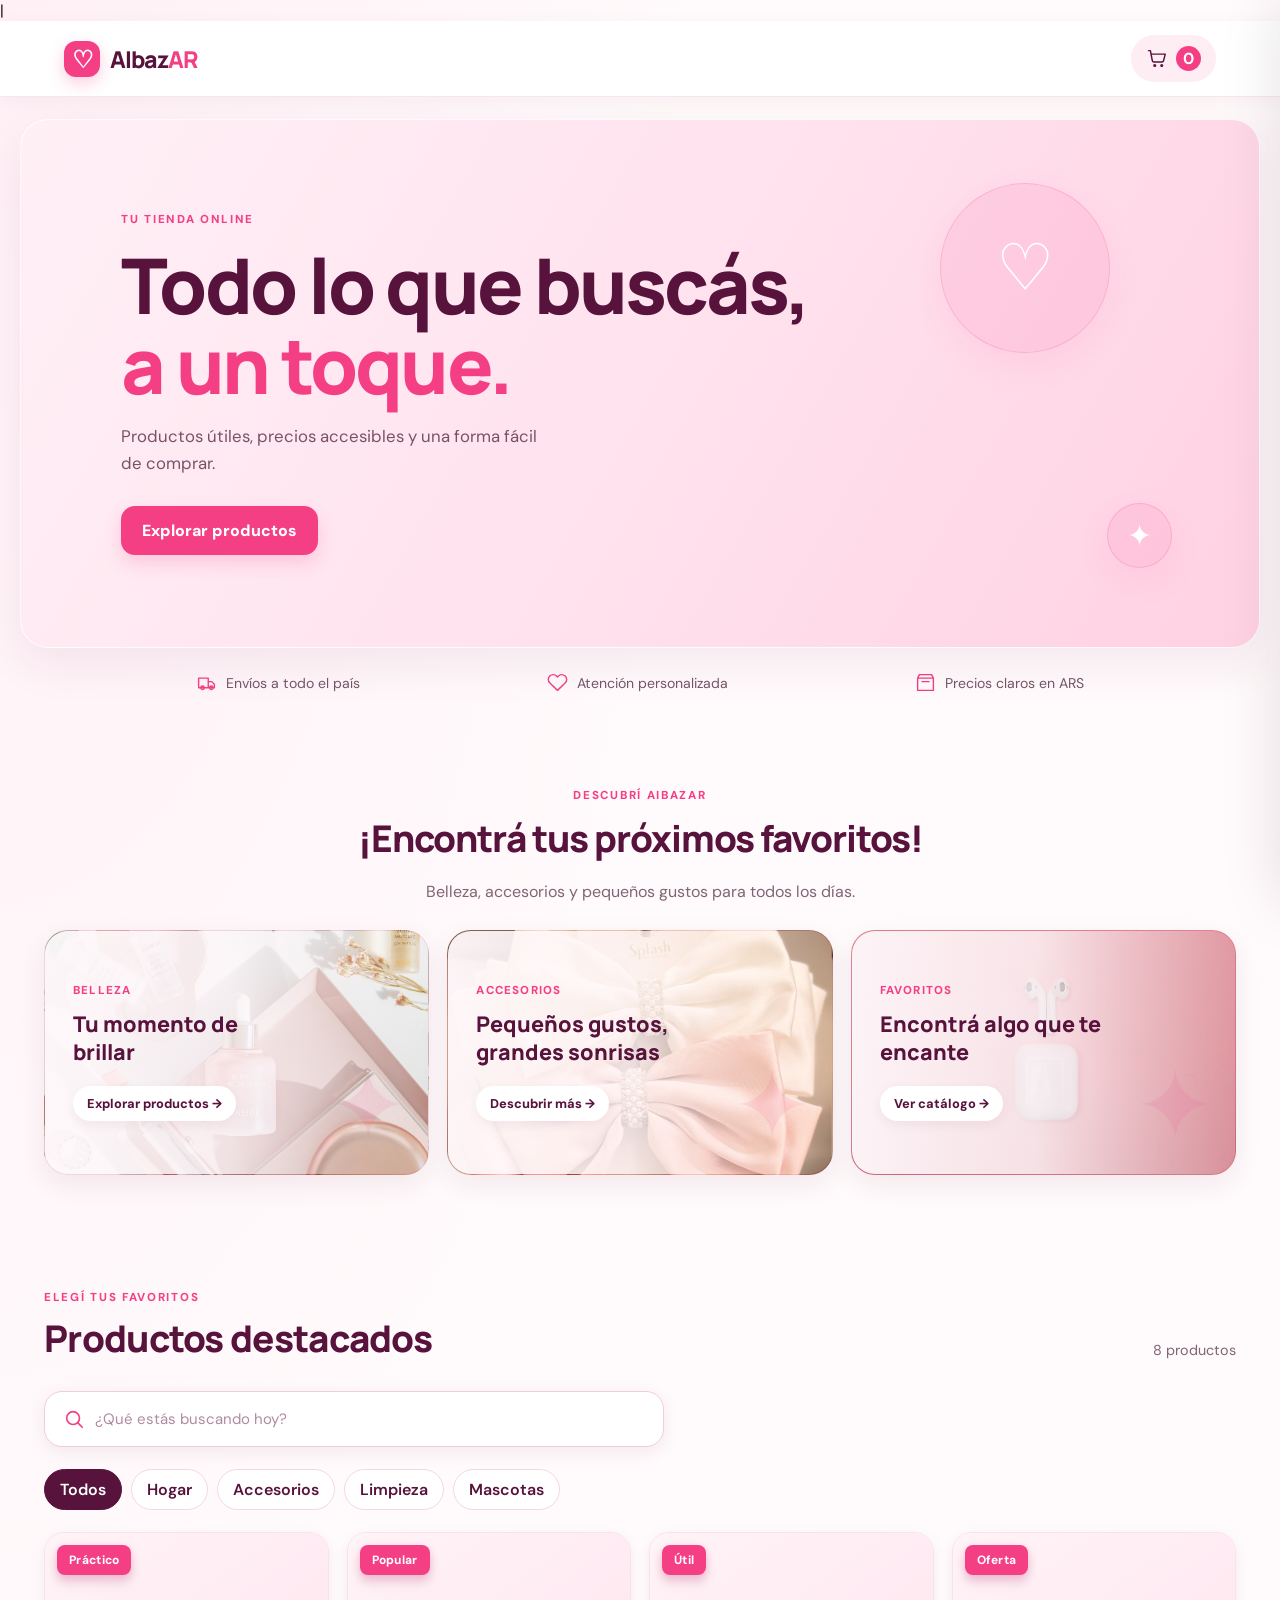
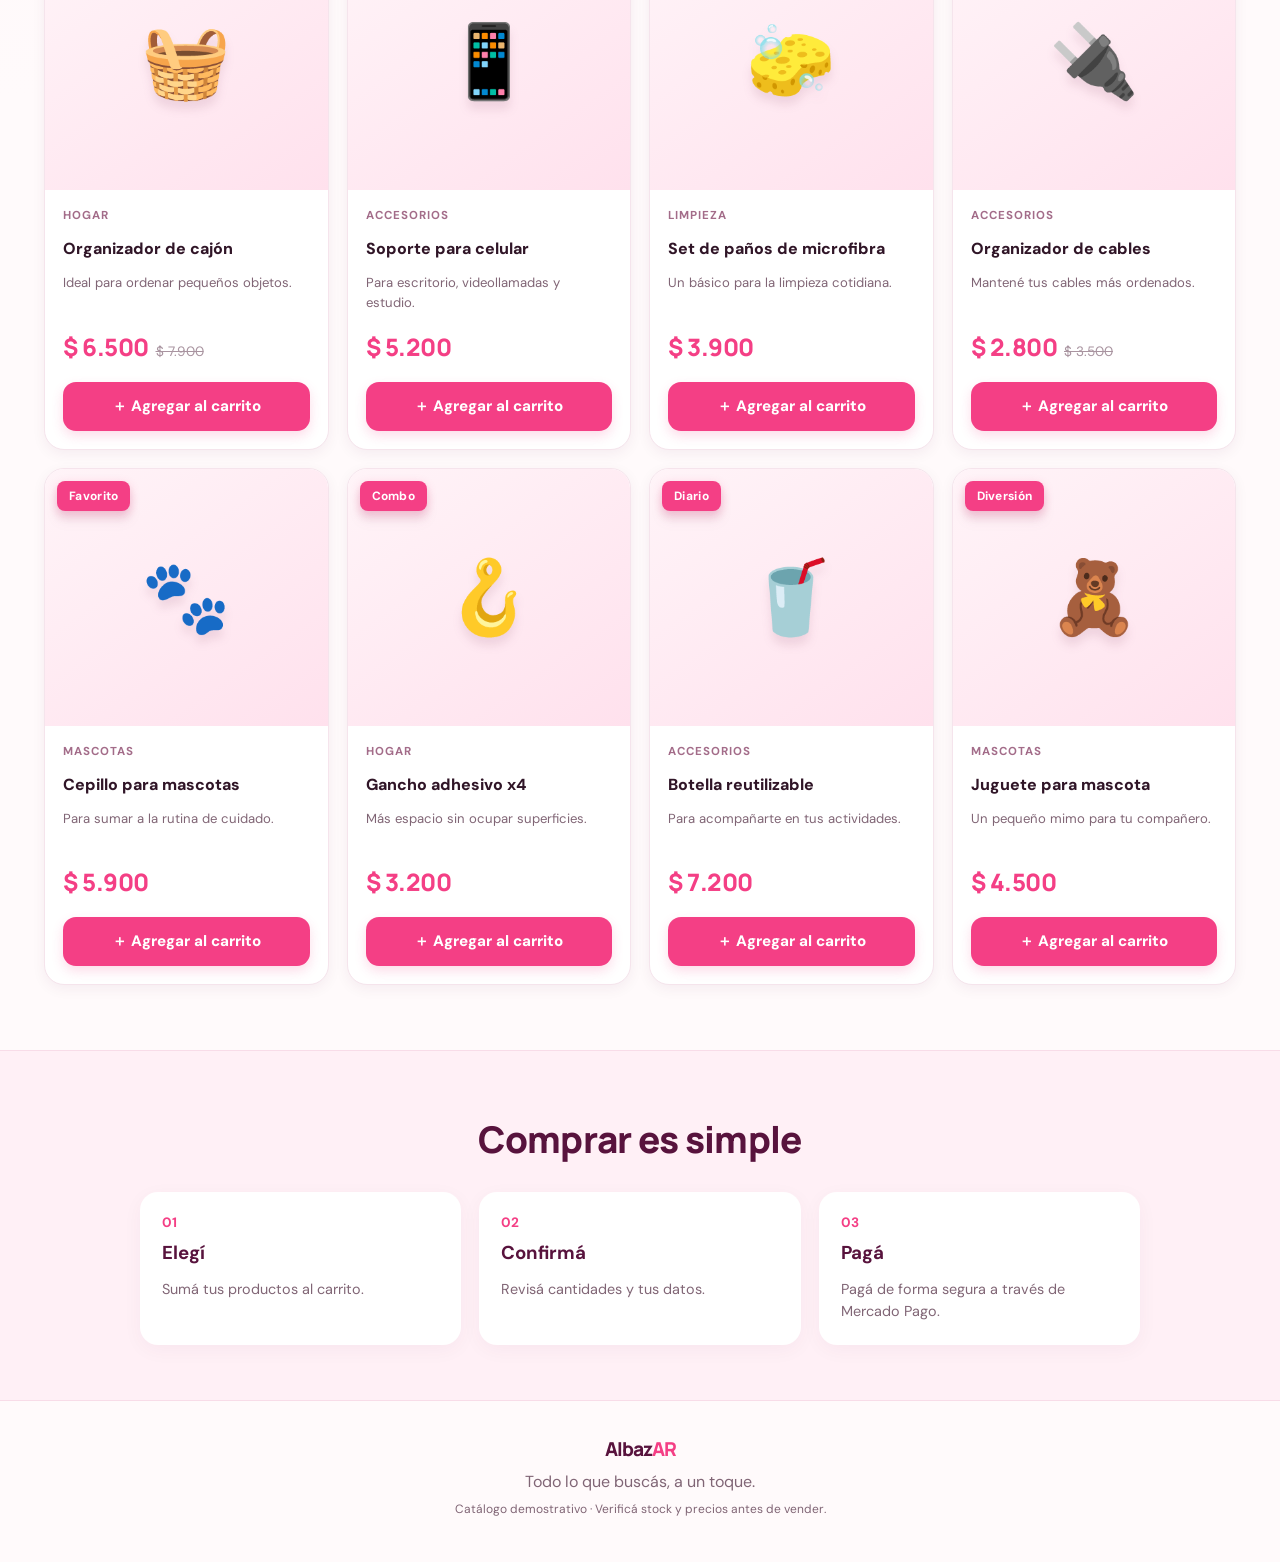
<file: index.html>
|<!doctype html>
<html lang="es">
<head>
  <meta charset="utf-8">
  <meta name="viewport" content="width=device-width,initial-scale=1">
  <meta name="theme-color" content="#f43f85">
  <meta name="description" content="AIbazAR: productos útiles, buenos precios y compras fáciles.">
  <link rel="manifest" href="manifest.json">
  <link rel="icon" href="icons/icon-192.png">
  <link rel="apple-touch-icon" href="icons/icon-192.png">
  <link rel="stylesheet" href="styles.css">
  <title>AIbazAR — Todo lo que buscás, a un toque</title>
  <script type="application/ld+json">
{
  "@context": "https://schema.org",
  "@type": "WebSite",
  "name": "AIbazAR",
  "alternateName": "AIbazAR - Todo lo que buscás, a un toque",
  "url": "https://almironserena403-tech.github.io/AIbazAR/"
}
</script>
</head>
<body>
<header class="topbar">
  <a class="brand" href="#" aria-label="AIbazAR inicio"><span class="bag">♡</span><span>AIbaz<span class="pink">AR</span></span></a>
  <button id="installBtn" class="install hidden">Instalar app</button>
  <button id="cartToggle" class="cart-button" aria-label="Abrir carrito">
  <svg viewBox="0 0 24 24" aria-hidden="true">
    <path d="M3 3h2l2.2 11.5a2 2 0 0 0 2 1.6h8.9a2 2 0 0 0 2-1.6L22 7H6"/>
    <circle cx="10" cy="20" r="1"/>
    <circle cx="18" cy="20" r="1"/>
  </svg>
  <span id="cartCount">0</span>
</button>
</header>
<main>
  <section class="hero">
    <span class="eyebrow">TU TIENDA ONLINE</span>
    <h1>Todo lo que buscás,<br><em>a un toque.</em></h1>
    <p>Productos útiles, precios accesibles y una forma fácil de comprar.</p>
    <a class="primary" href="#catalogo">Explorar productos</a>
    <div class="hero-bubble bubble-one">♡</div><div class="hero-bubble bubble-two">✦</div>
  </section>
  <section class="trust-row">
   <div class="trust-item">
  <svg viewBox="0 0 24 24" aria-hidden="true"><path d="M3 7h11v11H3zM14 11h4l3 3v4h-7z"/><circle cx="7.5" cy="18" r="2"/><circle cx="17.5" cy="18" r="2"/></svg>
 <span>Envíos a todo el país</span>
</div>
<div class="trust-item">
  <svg viewBox="0 0 24 24" aria-hidden="true"><path d="M20.8 4.6a5.5 5.5 0 0 0-7.8 0L12 5.7l-1.1-1.1a5.5 5.5 0 0 0-7.8 7.8l1.1 1.1L12 21l7.8-7.5 1.1-1.1a5.5 5.5 0 0 0-.1-7.8z"/></svg>
  <span>Atención personalizada</span>
</div>
<div class="trust-item">
  <svg viewBox="0 0 24 24" aria-hidden="true"><path d="M3 7h18v14H3zM3 7l2-4h14l2 4M8 11h8"/></svg>
  <span>Precios claros en ARS</span>
</div>  
  </section>
<section class="promo-section">
  <div class="promo-heading">
    <span class="eyebrow">DESCUBRÍ AIBAZAR</span>
    <h2>¡Encontrá tus próximos favoritos!</h2>
    <p>Belleza, accesorios y pequeños gustos para todos los días.</p>
  </div>

  <div class="promo-grid">
    <a href="#catalogo" class="promo-card promo-beauty">
     <span class="promo-icon">
  <svg viewBox="0 0 24 24" aria-hidden="true">
    <path d="M7 7h10l1 14H6L7 7Z"/>
    <path d="M9 7V5a3 3 0 0 1 6 0v2M9 11h6"/>
  </svg>
</span>
      <span class="promo-label">BELLEZA</span>
      <strong>Tu momento de brillar</strong>
      <span class="promo-link">Explorar productos →</span>
    </a>

    <a href="#catalogo" class="promo-card promo-accessories">
     <span class="promo-icon">
  <svg viewBox="0 0 24 24" aria-hidden="true">
    <path d="M12 12C8 5 3 5 3 9c0 3 4 4 9 3Z"/>
    <path d="M12 12c4-7 9-7 9-3 0 3-4 4-9 3Z"/>
    <path d="M12 12v8m-3 0h6"/>
  </svg>
</span>
      <span class="promo-label">ACCESORIOS</span>
      <strong>Pequeños gustos, grandes sonrisas</strong>
      <span class="promo-link">Descubrir más →</span>
    </a>

    <a href="#catalogo" class="promo-card promo-favorites">
     <span class="promo-icon">
  <svg viewBox="0 0 24 24" aria-hidden="true">
    <path d="m12 2 2.5 7.5L22 12l-7.5 2.5L12 22l-2.5-7.5L2 12l7.5-2.5L12 2Z"/>
    <path d="m19 2 .8 2.2L22 5l-2.2.8L19 8l-.8-2.2L16 5l2.2-.8L19 2Z"/>
  </svg>
</span>
      <span class="promo-label">FAVORITOS</span>
      <strong>Encontrá algo que te encante</strong>
      <span class="promo-link">Ver catálogo →</span>
    </a>
  </div>
</section>
  <section id="catalogo" class="catalog-section">
    <div class="section-head"><div><span class="eyebrow">ELEGÍ TUS FAVORITOS</span><h2>Productos destacados</h2></div><span class="count-label" id="productCount"></span></div>
<div class="search-box">
  <span class="search-icon">
    <svg viewBox="0 0 24 24" aria-hidden="true">
      <circle cx="11" cy="11" r="7"/>
      <path d="m16 16 5 5"/>
    </svg>
  </span>
  <input
    type="search"
    id="productSearch"
    placeholder="¿Qué estás buscando hoy?"
    aria-label="Buscar productos"
  >
</div>
    <div class="filters" id="filters"></div>
    <div class="product-grid" id="products"></div>
  </section>
  <section class="how">
    <h2>Comprar es simple</h2>
    <div class="how-grid"><div><b>01</b><h3>Elegí</h3><p>Sumá tus productos al carrito.</p></div><div><b>02</b><h3>Confirmá</h3><p>Revisá cantidades y tus datos.</p></div><div><b>03</b><h3>Pagá</h3><p>Pagá de forma segura a través de Mercado Pago.</p></div></div>
  </section>
</main>
<footer><a class="brand small" href="#"><span>AIbaz<span class="pink">AR</span></span></a><p>Todo lo que buscás, a un toque.</p><small>Catálogo demostrativo · Verificá stock y precios antes de vender.</small></footer>
<div id="drawerBackdrop" class="backdrop hidden"></div>
<aside id="cartDrawer" class="drawer" aria-label="Carrito de compras" aria-hidden="true">
  <div class="drawer-head"><div><span class="eyebrow">TU PEDIDO</span><h2>Mi carrito</h2></div><button id="closeCart" class="close" aria-label="Cerrar carrito">×</button></div>
  <div id="cartItems" class="cart-items"></div>
  <div class="cart-total"><span>Subtotal de productos</span><strong id="cartTotal">$ 0</strong></div>
 <p class="tiny">Envío a domicilio: $3.550 · Compra mínima en productos: $30.000. Los productos y precios de muestra no representan stock real.</p>
  <form id="checkoutForm" class="checkout">
    <label>Tu nombre<input name="name" required placeholder="Nombre y apellido"></label>
    <label>Localidad / barrio<input name="area" required placeholder="Ej. localidad, provincia"></label>
    <label>Dirección de entrega<input name="address" required placeholder="Calle, número, piso y departamento"></label>
    <label>WhatsApp de contacto<input name="phone" required type="tel" placeholder="Código de área + número"></label>
    <button class="primary full" type="submit">Preparar pedido por WhatsApp</button>
    <p class="tiny">Este prototipo no cobra online ni guarda datos. El pedido se abre en WhatsApp para que lo revises antes de enviarlo.</p>
  </form>
</aside>
<div id="toast" role="status" class="toast"></div>
<script src="app.js"></script>
</body>
</html>
</file>
<file: styles.css>
@import url('https://fonts.googleapis.com/css2?family=DM+Sans:wght@400;500;600;700&family=Manrope:wght@500;600;700;800&display=swap');
:root{--pink:#f43f85;--pink2:#ffedf4;--plum:#58133d;--ink:#301527;--muted:#806575;--white:#fff;--line:#f4d7e3;--shadow:0 14px 35px rgba(112,27,72,.10)}
*{box-sizing:border-box}html{scroll-behavior:smooth}body{margin:0;font-family:"DM Sans",sans-serif;color:var(--ink);background:#fffafb}button,input,select{font:inherit}button,a{ -webkit-tap-highlight-color:transparent}a{color:inherit;text-decoration:none}.topbar{height:76px;display:flex;align-items:center;justify-content:space-between;padding:0 max(5vw,20px);background:#fff;position:sticky;top:0;z-index:5;border-bottom:1px solid #f8e6ee}.brand{display:flex;align-items:center;gap:10px;font:800 1.45rem Manrope,sans-serif;letter-spacing:-1px;color:var(--plum)}.pink{color:var(--pink)}.bag{display:grid;place-items:center;background:var(--pink);color:white;border-radius:12px;width:36px;height:36px;font-size:24px;box-shadow:0 5px 12px #f43f8544}.cart-button,.install{border:0;background:var(--pink2);color:var(--plum);padding:11px 15px;border-radius:99px;font-weight:700;cursor:pointer}.cart-button span{background:var(--pink);color:white;border-radius:99px;padding:2px 7px;margin-left:4px}.install{margin-left:auto;margin-right:12px}.hidden{display:none!important}.hero{margin:22px auto 0;max-width:1240px;position:relative;overflow:hidden;border-radius:28px;padding:clamp(42px,8vw,92px) clamp(25px,8vw,100px);background:linear-gradient(120deg,#fff0f6 0%,#ffe1ed 55%,#ffd1e3 100%)}.eyebrow{font-size:.72rem;font-weight:800;letter-spacing:1.7px;color:var(--pink);text-transform:uppercase}.hero h1{font:800 clamp(2.4rem,6vw,4.8rem)/1.04 Manrope,sans-serif;letter-spacing:-2.7px;color:var(--plum);margin:18px 0}.hero h1 em{font-style:normal;color:var(--pink)}.hero p{max-width:440px;color:#795268;font-size:1.05rem;line-height:1.65;margin-bottom:28px}.primary{display:inline-flex;align-items:center;justify-content:center;background:var(--pink);color:#fff;border:0;border-radius:14px;padding:14px 21px;font-weight:800;box-shadow:0 8px 18px #f43f8533;cursor:pointer}.primary:hover{filter:brightness(.97);transform:translateY(-1px)}.hero-bubble{position:absolute;border-radius:50%;display:grid;place-items:center;color:#fff;background:#f43f851a;border:1px solid #f43f8530}.bubble-one{width:170px;height:170px;right:12%;top:12%;font-size:65px}.bubble-two{width:65px;height:65px;right:7%;bottom:15%;font-size:30px}.trust-row{max-width:1100px;margin:24px auto 50px;display:flex;justify-content:space-around;gap:15px;flex-wrap:wrap;padding:0 20px}.trust-row div{display:flex;gap:9px;align-items:center;color:var(--pink);font-size:1.05rem}.trust-row span{color:#75566a;font-size:.88rem}.catalog-section{max-width:1240px;margin:0 auto;padding:0 24px 65px}.section-head{display:flex;align-items:end;justify-content:space-between;gap:15px}.section-head h2,.how h2{font:800 clamp(1.65rem,3vw,2.3rem) Manrope,sans-serif;color:var(--plum);margin:8px 0 20px;letter-spacing:-.7px}.count-label{color:var(--muted);font-size:.9rem;margin-bottom:24px}.filters{display:flex;gap:9px;flex-wrap:wrap;margin-bottom:22px}.filter{border:1px solid var(--line);background:#fff;color:var(--plum);border-radius:99px;padding:9px 15px;cursor:pointer;font-weight:600}.filter.active{background:var(--plum);border-color:var(--plum);color:#fff}.product-grid{display:grid;grid-template-columns:repeat(4,minmax(0,1fr));gap:18px}.product-card{background:#fff;border:1px solid #f4e3eb;border-radius:20px;overflow:hidden;box-shadow:0 4px 16px #57123d08;display:flex;flex-direction:column;transition:transform .18s,box-shadow .18s}.product-card:hover{transform:translateY(-3px);box-shadow:var(--shadow)}.product-art{aspect-ratio:1.1;background:linear-gradient(140deg,#fff1f6,#fbdce9);display:grid;place-items:center;font-size:4.5rem;position:relative}.product-art span{filter:drop-shadow(0 8px 5px #6a24451c)}.tag{position:absolute;top:12px;left:12px;background:#fff;color:var(--pink);border-radius:99px;padding:5px 9px;font-size:.68rem;font-weight:800}.product-info{padding:15px;display:flex;flex-direction:column;flex:1}.category{font-size:.72rem;text-transform:uppercase;letter-spacing:1px;color:#a36c89;font-weight:700}.product-info h3{font-size:1rem;line-height:1.35;margin:7px 0 5px;color:var(--plum)}.description{color:var(--muted);font-size:.82rem;line-height:1.5;min-height:38px;margin:0 0 13px}.price-row{display:flex;align-items:baseline;gap:7px;margin-top:auto;margin-bottom:12px}.price{font:800 1.28rem Manrope,sans-serif;color:var(--plum)}.old-price{font-size:.8rem;color:#b59aaa;text-decoration:line-through}.add-button{width:100%;border:0;background:var(--pink2);color:var(--plum);border-radius:11px;padding:11px;font-weight:800;cursor:pointer}.add-button:hover{background:var(--pink);color:#fff}.how{background:#fff0f6;padding:55px max(5vw,22px);text-align:center}.how h2{margin-bottom:28px}.how-grid{max-width:1000px;margin:auto;display:grid;grid-template-columns:repeat(3,1fr);gap:18px;text-align:left}.how-grid div{background:#fff;border-radius:18px;padding:22px}.how-grid b{color:var(--pink);font-size:.85rem}.how-grid h3{color:var(--plum);margin:9px 0}.how-grid p{font-size:.9rem;color:var(--muted);margin-bottom:0;line-height:1.5}footer{text-align:center;padding:35px 20px 45px;color:var(--muted)}.small{justify-content:center;font-size:1.2rem}footer p{margin:9px 0}footer small{font-size:.75rem}.backdrop{position:fixed;inset:0;background:#2a1022a3;z-index:9}.drawer{position:fixed;z-index:10;right:0;top:0;height:100dvh;width:min(470px,100%);background:#fffafb;padding:23px;overflow:auto;transform:translateX(105%);transition:transform .25s ease;box-shadow:-20px 0 60px #2a102222}.drawer.open{transform:translateX(0)}.drawer-head{display:flex;align-items:center;justify-content:space-between;border-bottom:1px solid var(--line);padding-bottom:16px}.drawer-head h2{font:800 1.7rem Manrope;color:var(--plum);margin:5px 0 0}.close{border:0;background:var(--pink2);color:var(--plum);font-size:2rem;width:42px;height:42px;border-radius:50%;cursor:pointer}.cart-items{padding:12px 0}.empty{padding:28px 0;text-align:center;color:var(--muted)}.cart-item{display:grid;grid-template-columns:52px 1fr auto;gap:12px;align-items:center;padding:12px 0;border-bottom:1px solid var(--line)}.cart-emoji{display:grid;place-items:center;background:var(--pink2);border-radius:12px;height:52px;font-size:1.8rem}.cart-item h4{margin:0 0 5px;color:var(--plum);font-size:.9rem}.cart-item small{color:var(--muted)}.qty{display:flex;align-items:center;gap:8px;margin-top:7px}.qty button{width:25px;height:25px;border:0;border-radius:50%;background:#ffe0ed;color:var(--plum);font-weight:800;cursor:pointer}.cart-total{display:flex;justify-content:space-between;padding:17px 0;border-top:2px solid var(--line);font-size:1rem}.cart-total strong{font:800 1.25rem Manrope;color:var(--plum)}.tiny{font-size:.75rem;line-height:1.5;color:#947c8b}.checkout{display:grid;gap:13px;margin-top:18px}.checkout label{display:grid;gap:6px;font-size:.83rem;font-weight:700;color:var(--plum)}.checkout input,.checkout select{width:100%;border:1px solid #ead5e0;background:#fff;border-radius:10px;padding:12px;outline:none}.checkout input:focus,.checkout select:focus{border-color:var(--pink);box-shadow:0 0 0 3px #f43f851b}.full{width:100%}.toast{position:fixed;bottom:20px;left:50%;transform:translate(-50%,20px);background:var(--plum);color:white;padding:12px 18px;border-radius:99px;opacity:0;pointer-events:none;transition:.2s;z-index:20;font-size:.9rem}.toast.show{opacity:1;transform:translate(-50%,0)}@media(max-width:900px){.product-grid{grid-template-columns:repeat(3,minmax(0,1fr))}.bubble-one{right:5%;opacity:.65}}@media(max-width:620px){.topbar{height:65px;padding:0 16px}.brand{font-size:1.22rem}.hero{margin:12px 12px 0;border-radius:22px;padding:42px 24px 48px}.hero h1{letter-spacing:-1.5px}.hero p{font-size:.95rem;max-width:300px}.hero-bubble{opacity:.4}.bubble-one{width:95px;height:95px;right:-10px;top:20px}.bubble-two{right:10px;bottom:8px}.trust-row{margin:22px auto 40px;justify-content:flex-start;padding:0 24px;gap:13px}.trust-row div{width:100%}.catalog-section{padding:0 14px 45px}.section-head h2{font-size:1.55rem}.product-grid{grid-template-columns:repeat(2,minmax(0,1fr));gap:10px}.product-art{font-size:3.5rem}.product-info{padding:11px}.product-info h3{font-size:.9rem}.description{font-size:.76rem;min-height:46px}.price{font-size:1.08rem}.old-price{font-size:.72rem}.add-button{font-size:.8rem;padding:10px 5px}.how{padding:40px 17px}.how-grid{grid-template-columns:1fr;gap:10px}.how-grid div{padding:18px}.install{padding:9px 10px;font-size:.8rem}.cart-button{padding:9px 11px}.count-label{font-size:.78rem}}
/* =====================================
   AIBAZAR - MEJORA VISUAL 2026
   ===================================== */

/* Fondo y presentación general */
body {
  background:
    radial-gradient(ellipse at top left, #fff0f6 0%, transparent 38%),
    #fffafb;
}

/* Barra superior */
.topbar {
  box-shadow: 0 4px 18px rgba(88, 19, 61, .045);
  backdrop-filter: blur(12px);
}

/* Marca */
.brand {
  transition: transform .2s ease;
}

.brand:hover {
  transform: scale(1.025);
}

.bag {
  box-shadow: 0 6px 16px rgba(244, 63, 133, .25);
}

/* Banner principal */
.hero {
  box-shadow: 0 16px 45px rgba(112, 27, 72, .08);
  border: 1px solid rgba(255, 255, 255, .8);
}

.hero h1 {
  max-width: 720px;
}

.hero-bubble {
  box-shadow: 0 12px 35px rgba(244, 63, 133, .08);
}

/* Botones principales */
.primary {
  transition: transform .2s ease, box-shadow .2s ease;
}

.primary:hover {
  box-shadow: 0 12px 25px rgba(244, 63, 133, .25);
}

/* Filtros */
.filter {
  transition: background .2s ease, color .2s ease, transform .2s ease;
}

.filter:hover {
  transform: translateY(-2px);
  border-color: var(--pink);
}

/* Tarjetas de pro
68
69
70
71
72
73
74
75
76
77
78
79
80
81
82
83
84
85
86
87
88
89
90
91
92
93
94
95
96
97
98
99
100
101
102
103
104
105
106
107
108
109
110
111
112
113
114
115
116
117
118
119
120
ductos */
.product-card {
  border: 1px solid #f6dce8;
  box-shadow: 0 5px 18px rgba(88, 19, 61, .045);
  transition: transform .22s ease, box-shadow .22s ease;
}

.product-card:hover {
  transform: translateY(-5px);
  box-shadow: 0 15px 32px rgba(88, 19, 61, .11);
}

.product-art {
  background: linear-gradient(145deg, #fff4f8, #fbdce9);
}

.product-info h3 {
  font-weight: 800;
}

.price {
  color: #e72e79;
}

/* Etiquetas de ofertas */
.tag {
  box-shadow: 0 3px 10px rgba(88, 19, 61, .08);
  letter-spacing: .3px;
}

/* Botón agregar al carrito */
.add-button {
  border: 1px solid #fbd4e3;
  transition: background .2s ease, color .2s ease, transform .2s ease;
}

.add-button:hover {
  transform: translateY(-2px);
  box-shadow: 0 6px 15px rgba(244, 63, 133, .18);
}

/* Sección de compra */
.how {
  border-top: 1px solid #f8dce8;
  border-bottom: 1px solid #f8dce8;
}

.how-grid div {
  box-shadow: 0 5px 20px rgba(88, 19, 61, .045);
  transition: transform .2s ease, box-shadow .2s ease;
}

.how-grid div:hover {
  transform: translateY(-4px);
  box-shadow: 0 12px 25px rgba(88, 19, 61, .08);
}

/* Campos del formulario */
.checkout input,
.checkout select {
  transition: border-color .2s ease, box-shadow .2s ease;
}

/* Accesibilidad */
button:focus-visible,
a:focus-visible,
input:focus-visible,
select:focus-visible {
  outline: 3px solid rgba(244, 63, 133, .35);
  outline-offset: 3px;
}

/* Celulares */
@media (max-width: 620px) {
  .product-card {
    border-radius: 17px;
  }

  .hero {
    box-shadow: 0 10px 25px rgba(112, 27, 72, .07);
  }
}

/* Respeta la preferencia de movimiento reducido */
@media (prefers-reduced-motion: reduce) {
  *,
  *::before,
  *::after {
    scroll-behavior: auto !important;
    transition-duration: .01ms !important;
    animation-duration: .01ms !important;
  }
}
/* AIBAZAR - SECCION DE PROMOCIONES */

.promo-section {
  max-width: 1240px;
  margin: 15px auto 55px;
  padding: 35px 24px;
}

.promo-heading {
  text-align: center;
  margin-bottom: 25px;
}

.promo-heading h2 {
  font: 800 clamp(1.6rem, 3vw, 2.3rem) Manrope, sans-serif;
  color: var(--plum);
  margin: 10px 0;
}

.promo-heading p {
  color: var(--muted);
  line-height: 1.6;
}

.promo-grid {
  display: grid;
  grid-template-columns: repeat(3, minmax(0, 1fr));
  gap: 18px;
}

.promo-card {
  min-height: 220px;
  padding: 25px;
  border-radius: 22px;
  display: flex;
  flex-direction: column;
  align-items: flex-start;
  justify-content: center;
  gap: 12px;
  border: 1px solid #f5d5e3;
  box-shadow: 0 8px 25px rgba(88, 19, 61, .06);
  transition: transform .2s ease, box-shadow .2s ease;
}

.promo-card:hover {
  transform: translateY(-5px);
  box-shadow: 0 15px 30px rgba(88, 19, 61, .12);
}

.promo-beauty {
  background: linear-gradient(135deg, #fff0f6, #ffd6e7);
}

.promo-accessories {
  background: linear-gradient(135deg, #fff7fb, #f8dff0);
}

.promo-favorites {
  background: linear-gradient(135deg, #fff1f4, #ffe2dc);
}

.promo-icon {
  font-size: 2.6rem;
}

.promo-label {
  font-size: .72rem;
  font-weight: 800;
  letter-spacing: 1.2px;
  color: var(--pink);
}

.promo-card strong {
  font: 800 1.2rem Manrope, sans-serif;
  color: var(--plum);
}

.promo-link {
  color: var(--plum);
  font-size: .85rem;
  font-weight: 800;
}

@media (max-width: 700px) {
  .promo-section {
    padding: 25px 15px;
  }

  .promo-grid {
    grid-template-columns: 1fr;
    gap: 12px;
  }

  .promo-card {
    min-height: 175px;
  }
}
/* AIBAZAR - TARJETAS DE PRODUCTOS ESTILO MARKETPLACE */

.product-card {
  background: #ffffff;
  border: 1px solid #f5e4ec;
  border-radius: 20px;
  overflow: hidden;
  box-shadow: 0 4px 14px rgba(88, 19, 61, .06);
  transition: transform .25s ease, box-shadow .25s ease;
}

.product-card:hover {
  transform: translateY(-5px);
  box-shadow: 0 12px 26px rgba(88, 19, 61, .12);
}
.product-art {
  position: relative;
  background: linear-gradient(145deg, #fff4f8, #ffe1ed);
  min-height: 220px;
  overflow: hidden;
  border-radius: 18px 18px 0 0;
}

.product-art .tag {
  background: #f43f85;
  color: #fff;
  padding: 7px 12px;
  border-radius: 8px;
  font-size: 12px;
  font-weight: 700;
  box-shadow: 0 3px 10px #f43f8540;
}

.product-info {
  padding: 18px;
  display: flex;
  flex-direction: column;
  gap: 8px;
}

.product-info h3 {
  font-size: 1rem;
  line-height: 1.4;
  font-weight: 800;
  color: #301527;
}

.price {
  font-size: 1.5rem;
  font-weight: 800;
  color: #f43f85;
  letter-spacing: -0.5px;
  line-height: 1.2;
}
.old-price {
  font-size: .85rem;
  color: #a994a0;
}

.add-button {
  width: 100%;
  background: #f43f85;
  color: #fff;
  border: none;
  border-radius: 13px;
  padding: 14px 16px;
  font-size: .95rem;
  font-weight: 800;
  cursor: pointer;
  box-shadow: 0 5px 12px rgba(244, 63, 133, .18);
  transition: background .2s ease, transform .2s ease, box-shadow .2s ease;
}

.add-button:hover {
  background: #d92d70;
  transform: translateY(-2px);
  box-shadow: 0 8px 16px rgba(244, 63, 133, .25);
}

@media (max-width: 620px) {
  .product-art {
    min-height: 145px;
  }

  .product-info {
    padding: 12px;
  }
}
/* AIBAZAR - BUSCADOR CORREGIDO */

.catalog-section .search-box {
  display: flex !important;
  align-items: center !important;
  width: 100% !important;
  max-width: 620px !important;
  min-height: 56px !important;
  margin: 8px 0 22px !important;
  padding: 0 18px !important;
  background-color: #ffffff !important;
  border: 1px solid #f1ccdc !important;
  border-radius: 18px !important;
  box-shadow: 0 5px 18px rgba(88, 19, 61, 0.07) !important;
  color: #f43f85 !important;
}

.catalog-section .search-box input {
  display: block !important;
  flex: 1 !important;
  width: 100% !important;
  min-width: 0 !important;
  height: 52px !important;
  padding: 0 10px !important;
  border: none !important;
  border-radius: 0 !important;
  outline: none !important;
  background: transparent !important;
  box-shadow: none !important;
  color: #58133d !important;
  font-size: 15px !important;
}

.catalog-section .search-box input::placeholder {
  color: #b18a9e !important;
  opacity: 1 !important;
}

.catalog-section .search-box:focus-within {
  border-color: #f43f85 !important;
  box-shadow: 0 0 0 3px rgba(244, 63, 133, 0.12) !important;
}

@media (max-width: 620px) {
  .catalog-section .search-box {
    max-width: 100% !important;
    min-height: 52px !important;
  }
}
.search-box:focus-within {
  border-color: var(--pink);
  box-shadow: 0 0 0 4px rgba(244, 63, 133, .10);
}

.search-box input {
  width: 100%;
  min-width: 0;
  padding: 15px 0;
  border: 0;
  outline: 0;
  background: transparent;
  color: var(--plum);
  font-size: .95rem;
}

.search-box input::placeholder {
  color: #b18a9e;
}

@media (max-width: 620px) {
  .search-box {
    max-width: 100%;
    min-height: 52px;
    border-radius: 14px;
  }
}
/* AIBAZAR - BANNERS PREMIUM */

.promo-section {
  padding-top: 45px;
  padding-bottom: 60px;
}

.promo-heading h2 {
  letter-spacing: -1px;
}

.promo-card {
  position: relative;
  min-height: 245px;
  padding: 28px;
  border: 1px solid rgba(244, 63, 133, .13);
  border-radius: 24px;
  overflow: hidden;
  box-shadow: 0 10px 28px rgba(88, 19, 61, .07);
}

.promo-card::after {
  content: "✦";
  position: absolute;
  right: 20px;
  bottom: 5px;
  font-size: 6rem;
  color: rgba(244, 63, 133, .10);
  pointer-events: none;
}

.promo-icon {
  font-size: 3rem;
  margin-bottom: 5px;
}

.promo-card strong {
  max-width: 230px;
  font-size: 1.35rem;
  line-height: 1.3;
}

.promo-link {
  display: inline-block;
  margin-top: 8px;
  padding: 9px 14px;
  background: white;
  border-radius: 30px;
  font-size: .8rem;
  box-shadow: 0 4px 12px rgba(88, 19, 61, .06);
}

.promo-card:hover .promo-link {
  background: var(--pink);
  color: white;
}

@media (max-width: 700px) {
  .promo-card {
    min-height: 190px;
    padding: 23px;
  }
}
/* AIBAZAR - ICONOS VECTORIALES ELEGANTES */

.promo-icon {
  width: 58px;
  height: 58px;
  display: flex;
  align-items: center;
  justify-content: center;
  background: rgba(255, 255, 255, .75);
  border: 1px solid rgba(244, 63, 133, .16);
  border-radius: 18px;
  color: #f43f85;
  box-shadow: 0 5px 16px rgba(88, 19, 61, .06);
}

.promo-icon svg {
  width: 30px;
  height: 30px;
  fill: none;
  stroke: currentColor;
  stroke-width: 1.5;
  stroke-linecap: round;
  stroke-linejoin: round;
}

.promo-card:hover .promo-icon {
  background: #f43f85;
  color: #ffffff;
  transform: translateY(-3px);
  transition: .2s ease;
}

@media (max-width: 620px) {
  .promo-icon {
    width: 52px;
    height: 52px;
  }
}
/* ICONOS PROFESIONALES: CARRITO Y BUSCADOR */

.cart-button {
  display: inline-flex;
  align-items: center;
  justify-content: center;
  gap: 5px;
}

.cart-button svg {
  width: 21px;
  height: 21px;
  fill: none;
  stroke: currentColor;
  stroke-width: 1.7;
  stroke-linecap: round;
  stroke-linejoin: round;
}

.search-icon {
  display: flex;
  align-items: center;
  justify-content: center;
  color: #f43f85;
  flex-shrink: 0;
}

.search-icon svg {
  width: 22px;
  height: 22px;
  fill: none;
  stroke: currentColor;
  stroke-width: 1.8;
  stroke-linecap: round;
  stroke-linejoin: round;
}
/* ICONOS DE CONFIANZA */

.trust-item svg {
  width: 21px;
  height: 21px;
  flex-shrink: 0;
  fill: none;
  stroke: #f43f85;
  stroke-width: 1.6;
  stroke-linecap: round;
  stroke-linejoin: round;
}

.trust-item {
  display: flex;
  align-items: center;
  gap: 9px;
}
/* AIBAZAR - BANNERS CON FOTOGRAFIAS */

.promo-card {
  position: relative;
  background-size: cover !important;
  background-position: center !important;
  overflow: hidden;
  isolation: isolate;
}

.promo-card::before {
  content: "";
  position: absolute;
  inset: 0;
  z-index: -1;
  background: linear-gradient(
    90deg,
    rgba(255, 248, 251, .96) 0%,
    rgba(255, 248, 251, .82) 48%,
    rgba(255, 248, 251, .12) 100%
  );
}

.promo-beauty {
  background-image: url("./banner-belleza.jpg") !important;
}

.promo-accessories {
  background-image: url("./banner-accesorios.jpg") !important;
}

.promo-favorites {
  background-image: url("./banner-favoritos.jpg") !important;
}

.promo-icon {
  display: none !important;
}

.promo-card > * {
  position: relative;
  z-index: 1;
}
</file>
